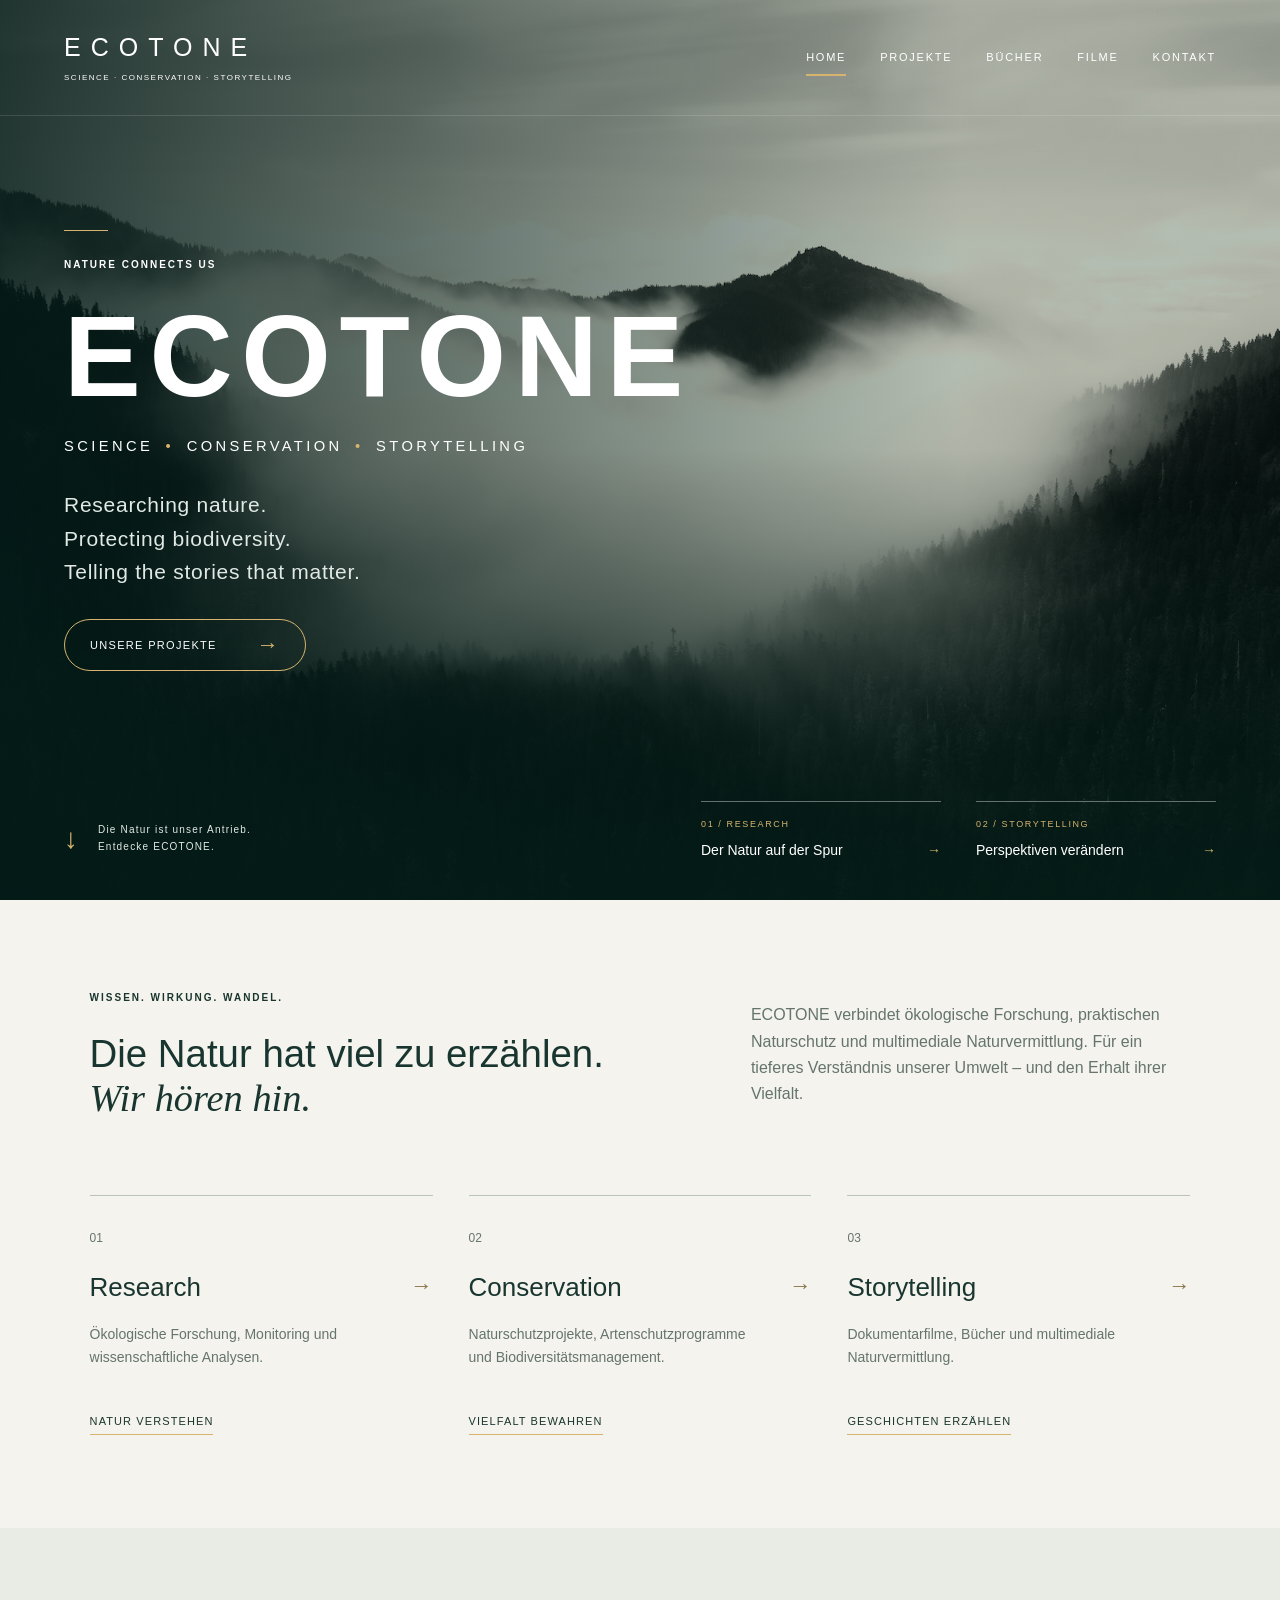
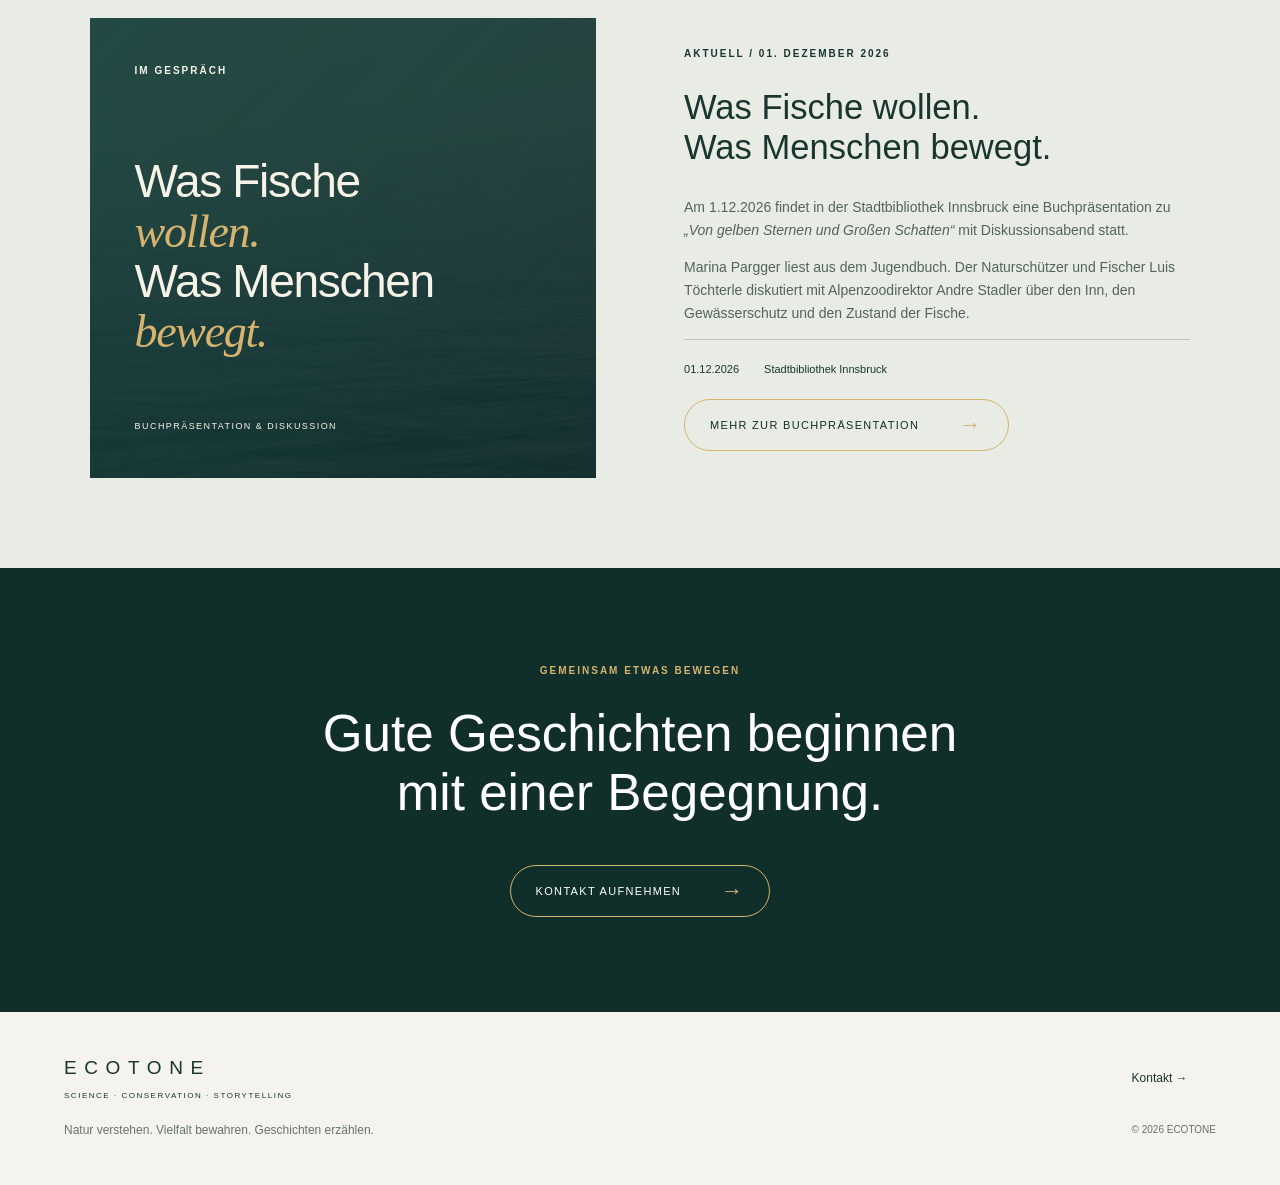
<file: index.html>
<!doctype html>
<html lang="de"><head><meta charset="utf-8"><meta name="viewport" content="width=device-width, initial-scale=1"><meta name="description" content="ECOTONE – Science, Conservation, Storytelling. Ökologische Forschung, Naturschutz und Geschichten über die Natur."><meta name="theme-color" content="#102e2a"><title>Science · Conservation · Storytelling · ECOTONE</title><link rel="icon" href="assets/favicon.svg" type="image/svg+xml"><link rel="stylesheet" href="assets/style.css"><script src="assets/site.js" defer></script></head>
<body class="home"><a class="skip" href="#inhalt">Zum Inhalt</a><header class="header"><a class="brand" href="index.html" aria-label="Ecotone Startseite">ECOTONE<span>SCIENCE · CONSERVATION · STORYTELLING</span></a><button class="menu-toggle" aria-controls="navigation" aria-expanded="false">Menü <span aria-hidden="true">☰</span></button><nav id="navigation" aria-label="Hauptnavigation"><a href="index.html" aria-current="page">Home</a><a href="projekte.html">Projekte</a><a href="buecher.html">Bücher</a><a href="filme.html">Filme</a><a href="kontakt.html">Kontakt</a></nav></header>
<main id="inhalt"><section class="hero" aria-labelledby="hero-title"><div class="hero-image"></div><!-- Eigenes Video: assets/hero.mp4 ablegen und data-hero-video aktivieren. --><video class="hero-video" muted loop playsinline preload="none" poster="assets/images/alpen.jpg" aria-hidden="true" data-src="assets/hero.mp4"></video><div class="hero-copy"><span class="eyebrow line">NATURE CONNECTS US</span><h1 id="hero-title">ECOTONE</h1><p class="tagline">Science <i>•</i> Conservation <i>•</i> Storytelling</p><p class="mission">Researching nature.<br>Protecting biodiversity.<br>Telling the stories that matter.</p><a class="button" href="projekte.html">Unsere Projekte <span aria-hidden="true">→</span></a></div><div class="hero-bottom"><a class="scroll" href="#entdecken">↓ <span>Die Natur ist unser Antrieb.<br>Entdecke ECOTONE.</span></a><div class="hero-topics"><a href="projekte.html"><span>01 / RESEARCH</span>Der Natur auf der Spur <b>→</b></a><a href="filme.html"><span>02 / STORYTELLING</span>Perspektiven verändern <b>→</b></a></div></div></section>
<section class="intro section" id="entdecken"><div><span class="eyebrow">WISSEN. WIRKUNG. WANDEL.</span><h2>Die Natur hat viel zu erzählen.<br><em>Wir hören hin.</em></h2></div><p>ECOTONE verbindet ökologische Forschung, praktischen Naturschutz und multimediale Naturvermittlung. Für ein tieferes Verständnis unserer Umwelt – und den Erhalt ihrer Vielfalt.</p></section>
<section class="pillars section" aria-label="Unsere Arbeitsbereiche"><a href="projekte.html#research"><span class="number">01</span><h2>Research <span>→</span></h2><p>Ökologische Forschung, Monitoring und wissenschaftliche Analysen.</p><span class="text-link">Natur verstehen</span></a><a href="projekte.html#conservation"><span class="number">02</span><h2>Conservation <span>→</span></h2><p>Naturschutzprojekte, Artenschutzprogramme und Biodiversitätsmanagement.</p><span class="text-link">Vielfalt bewahren</span></a><a href="filme.html"><span class="number">03</span><h2>Storytelling <span>→</span></h2><p>Dokumentarfilme, Bücher und multimediale Naturvermittlung.</p><span class="text-link">Geschichten erzählen</span></a></section>
<section class="news section" id="news"><div class="news-art"><span class="eyebrow">IM GESPRÄCH</span><div>Was Fische<br><em>wollen.</em><br>Was Menschen<br><em>bewegt.</em></div><span>BUCHPRÄSENTATION & DISKUSSION</span></div><div class="news-copy"><span class="eyebrow">AKTUELL / 01. DEZEMBER 2026</span><h2>Was Fische wollen.<br>Was Menschen bewegt.</h2><p>Am 1.12.2026 findet in der Stadtbibliothek Innsbruck eine Buchpräsentation zu <cite>„Von gelben Sternen und Großen Schatten“</cite> mit Diskussionsabend statt.</p><p>Marina Pargger liest aus dem Jugendbuch. Der Naturschützer und Fischer Luis Töchterle diskutiert mit Alpenzoodirektor Andre Stadler über den Inn, den Gewässerschutz und den Zustand der Fische.</p><div class="event-meta"><span>01.12.2026</span><span>Stadtbibliothek Innsbruck</span></div><a class="button dark" href="buecher.html#buchpraesentation">Mehr zur Buchpräsentation <span>→</span></a></div></section>
<section class="closing section"><span class="eyebrow">GEMEINSAM ETWAS BEWEGEN</span><h2>Gute Geschichten beginnen<br>mit einer Begegnung.</h2><a class="button" href="kontakt.html">Kontakt aufnehmen <span>→</span></a></section></main><footer><a class="brand" href="index.html">ECOTONE<span>SCIENCE · CONSERVATION · STORYTELLING</span></a><p>Natur verstehen. Vielfalt bewahren. Geschichten erzählen.</p><a href="kontakt.html">Kontakt <span aria-hidden="true">→</span></a><small>© 2026 ECOTONE</small></footer></body></html>
</file>
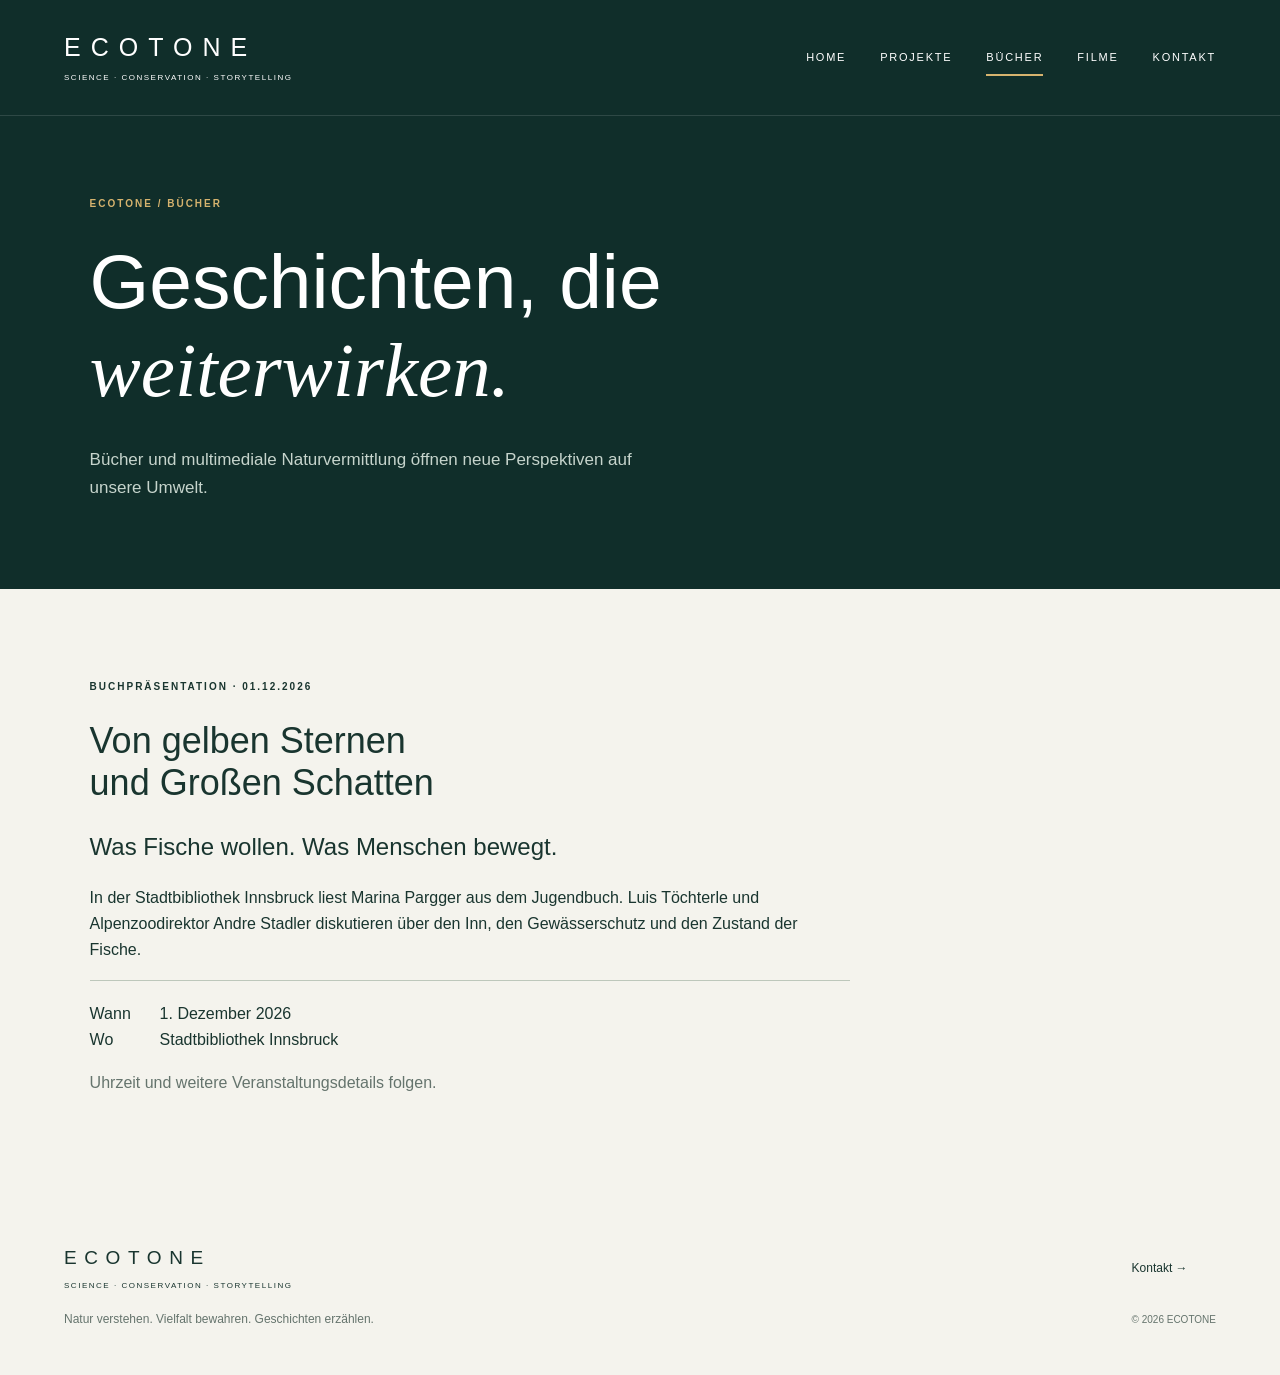
<file: buecher.html>
<!doctype html>
<html lang="de"><head><meta charset="utf-8"><meta name="viewport" content="width=device-width, initial-scale=1"><meta name="description" content="ECOTONE – Science, Conservation, Storytelling. Ökologische Forschung, Naturschutz und Geschichten über die Natur."><meta name="theme-color" content="#102e2a"><title>Bücher · ECOTONE</title><link rel="icon" href="assets/favicon.svg" type="image/svg+xml"><link rel="stylesheet" href="assets/style.css"><script src="assets/site.js" defer></script></head>
<body class="inner"><a class="skip" href="#inhalt">Zum Inhalt</a><header class="header"><a class="brand" href="index.html" aria-label="Ecotone Startseite">ECOTONE<span>SCIENCE · CONSERVATION · STORYTELLING</span></a><button class="menu-toggle" aria-controls="navigation" aria-expanded="false">Menü <span aria-hidden="true">☰</span></button><nav id="navigation" aria-label="Hauptnavigation"><a href="index.html">Home</a><a href="projekte.html">Projekte</a><a href="buecher.html" aria-current="page">Bücher</a><a href="filme.html">Filme</a><a href="kontakt.html">Kontakt</a></nav></header>
<main id="inhalt"><section class="page-heading section"><span class="eyebrow">ECOTONE / BÜCHER</span><h1>Geschichten, die<br><em>weiterwirken.</em></h1><p>Bücher und multimediale Naturvermittlung öffnen neue Perspektiven auf unsere Umwelt.</p></section><section class="page-content section"><article class="book-event" id="buchpraesentation"><span class="eyebrow">BUCHPRÄSENTATION · 01.12.2026</span><h2>Von gelben Sternen<br>und Großen Schatten</h2><h3>Was Fische wollen. Was Menschen bewegt.</h3><p>In der Stadtbibliothek Innsbruck liest Marina Pargger aus dem Jugendbuch. Luis Töchterle und Alpenzoodirektor Andre Stadler diskutieren über den Inn, den Gewässerschutz und den Zustand der Fische.</p><dl><dt>Wann</dt><dd><time datetime="2026-12-01">1. Dezember 2026</time></dd><dt>Wo</dt><dd>Stadtbibliothek Innsbruck</dd></dl><p class="muted">Uhrzeit und weitere Veranstaltungsdetails folgen.</p></article></section></main><footer><a class="brand" href="index.html">ECOTONE<span>SCIENCE · CONSERVATION · STORYTELLING</span></a><p>Natur verstehen. Vielfalt bewahren. Geschichten erzählen.</p><a href="kontakt.html">Kontakt <span aria-hidden="true">→</span></a><small>© 2026 ECOTONE</small></footer></body></html>
</file>
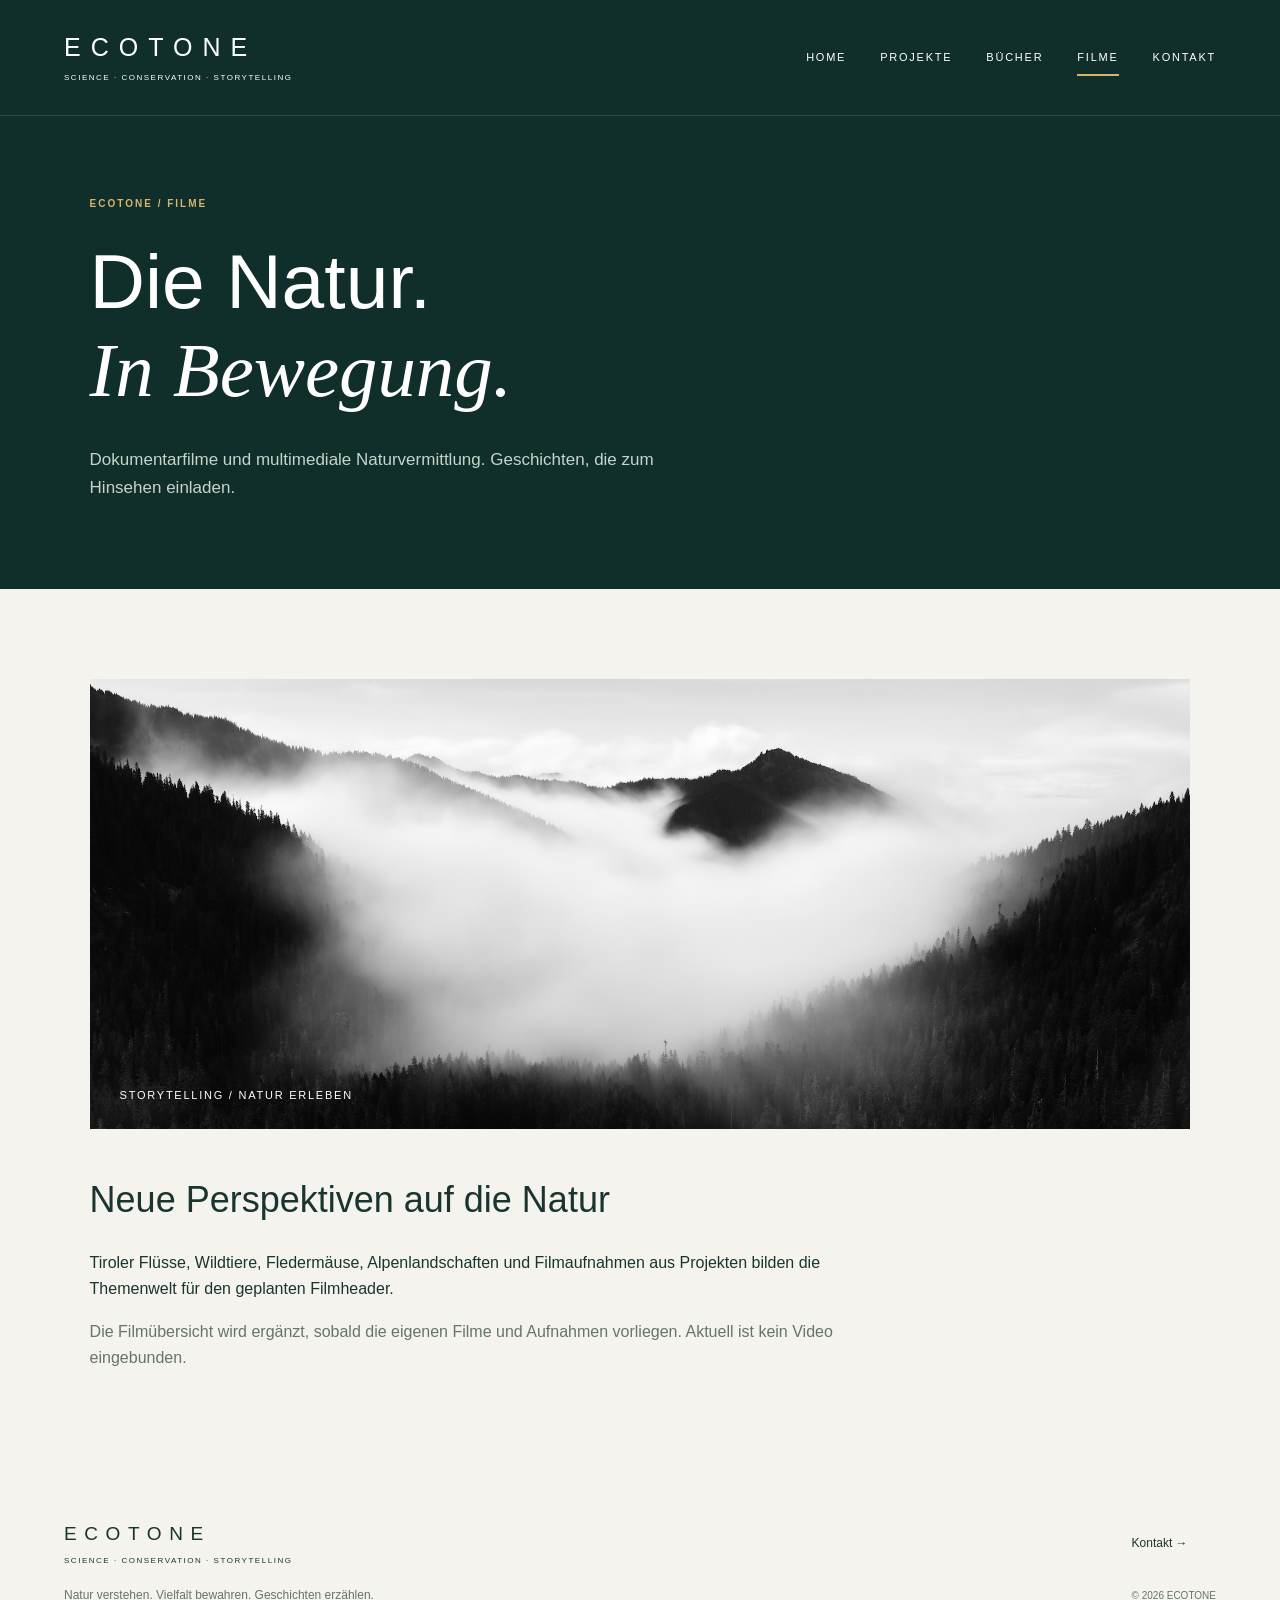
<file: filme.html>
<!doctype html>
<html lang="de"><head><meta charset="utf-8"><meta name="viewport" content="width=device-width, initial-scale=1"><meta name="description" content="ECOTONE – Science, Conservation, Storytelling. Ökologische Forschung, Naturschutz und Geschichten über die Natur."><meta name="theme-color" content="#102e2a"><title>Filme · ECOTONE</title><link rel="icon" href="assets/favicon.svg" type="image/svg+xml"><link rel="stylesheet" href="assets/style.css"><script src="assets/site.js" defer></script></head>
<body class="inner"><a class="skip" href="#inhalt">Zum Inhalt</a><header class="header"><a class="brand" href="index.html" aria-label="Ecotone Startseite">ECOTONE<span>SCIENCE · CONSERVATION · STORYTELLING</span></a><button class="menu-toggle" aria-controls="navigation" aria-expanded="false">Menü <span aria-hidden="true">☰</span></button><nav id="navigation" aria-label="Hauptnavigation"><a href="index.html">Home</a><a href="projekte.html">Projekte</a><a href="buecher.html">Bücher</a><a href="filme.html" aria-current="page">Filme</a><a href="kontakt.html">Kontakt</a></nav></header>
<main id="inhalt"><section class="page-heading section"><span class="eyebrow">ECOTONE / FILME</span><h1>Die Natur.<br><em>In Bewegung.</em></h1><p>Dokumentarfilme und multimediale Naturvermittlung. Geschichten, die zum Hinsehen einladen.</p></section><section class="page-content section"><div class="film-still"><img src="assets/images/alpen.jpg" alt="Berglandschaft mit Wäldern im Nebel"><span>STORYTELLING / NATUR ERLEBEN</span></div><article class="narrow"><h2>Neue Perspektiven auf die Natur</h2><p>Tiroler Flüsse, Wildtiere, Fledermäuse, Alpenlandschaften und Filmaufnahmen aus Projekten bilden die Themenwelt für den geplanten Filmheader.</p><p class="muted">Die Filmübersicht wird ergänzt, sobald die eigenen Filme und Aufnahmen vorliegen. Aktuell ist kein Video eingebunden.</p></article></section></main><footer><a class="brand" href="index.html">ECOTONE<span>SCIENCE · CONSERVATION · STORYTELLING</span></a><p>Natur verstehen. Vielfalt bewahren. Geschichten erzählen.</p><a href="kontakt.html">Kontakt <span aria-hidden="true">→</span></a><small>© 2026 ECOTONE</small></footer></body></html>
</file>
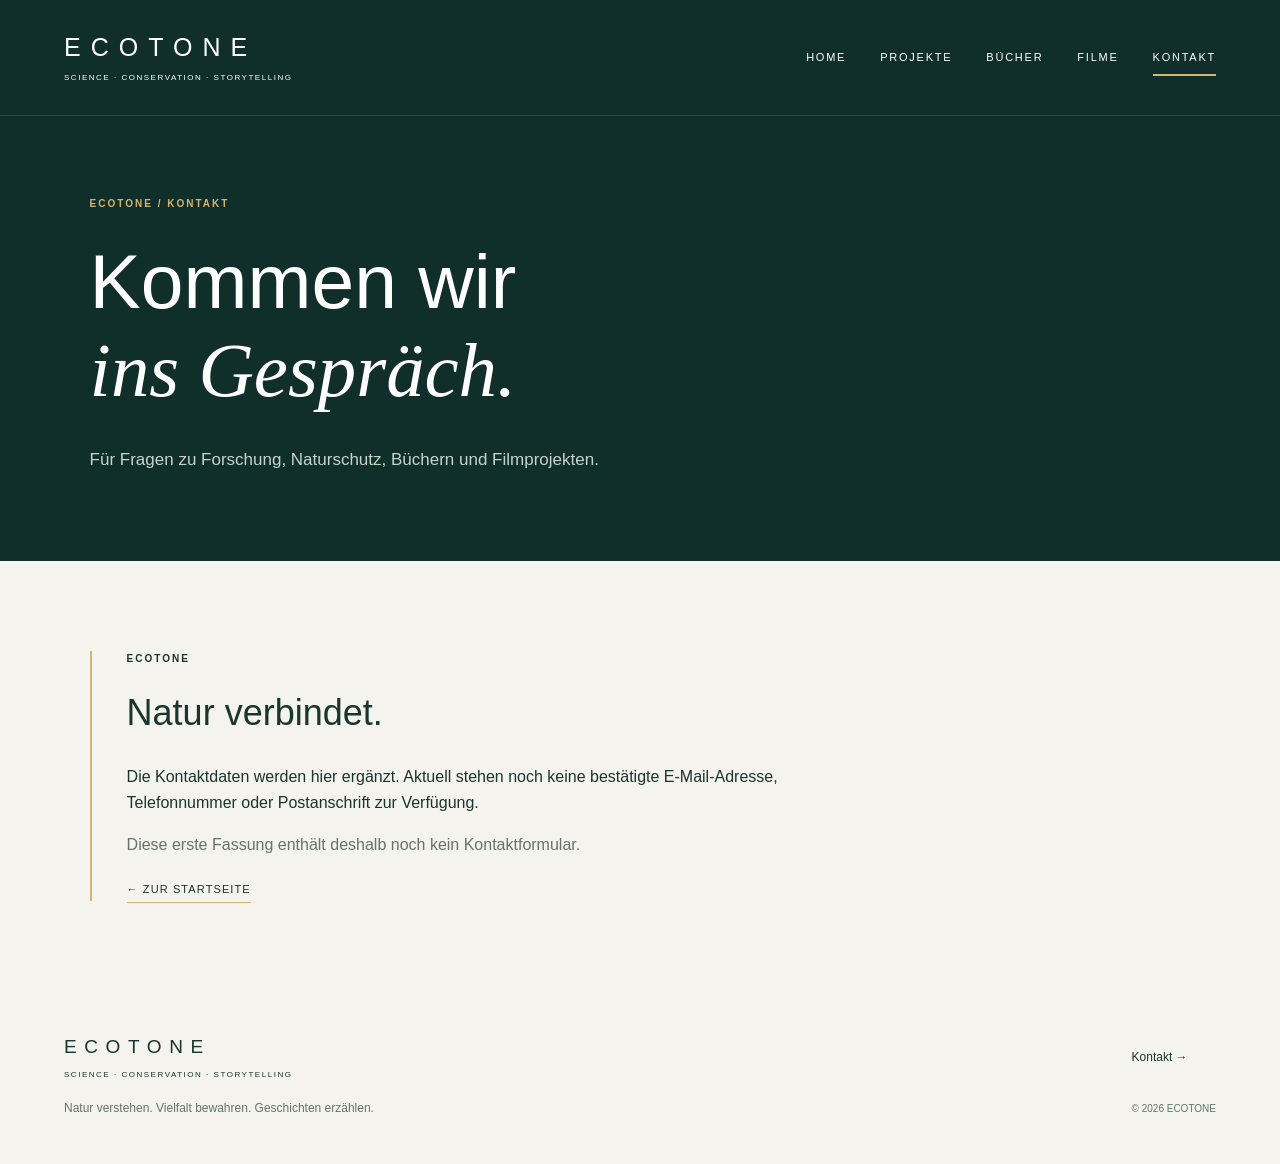
<file: kontakt.html>
<!doctype html>
<html lang="de"><head><meta charset="utf-8"><meta name="viewport" content="width=device-width, initial-scale=1"><meta name="description" content="ECOTONE – Science, Conservation, Storytelling. Ökologische Forschung, Naturschutz und Geschichten über die Natur."><meta name="theme-color" content="#102e2a"><title>Kontakt · ECOTONE</title><link rel="icon" href="assets/favicon.svg" type="image/svg+xml"><link rel="stylesheet" href="assets/style.css"><script src="assets/site.js" defer></script></head>
<body class="inner"><a class="skip" href="#inhalt">Zum Inhalt</a><header class="header"><a class="brand" href="index.html" aria-label="Ecotone Startseite">ECOTONE<span>SCIENCE · CONSERVATION · STORYTELLING</span></a><button class="menu-toggle" aria-controls="navigation" aria-expanded="false">Menü <span aria-hidden="true">☰</span></button><nav id="navigation" aria-label="Hauptnavigation"><a href="index.html">Home</a><a href="projekte.html">Projekte</a><a href="buecher.html">Bücher</a><a href="filme.html">Filme</a><a href="kontakt.html" aria-current="page">Kontakt</a></nav></header>
<main id="inhalt"><section class="page-heading section"><span class="eyebrow">ECOTONE / KONTAKT</span><h1>Kommen wir<br><em>ins Gespräch.</em></h1><p>Für Fragen zu Forschung, Naturschutz, Büchern und Filmprojekten.</p></section><section class="page-content section"><article class="narrow contact-box"><span class="eyebrow">ECOTONE</span><h2>Natur verbindet.</h2><p>Die Kontaktdaten werden hier ergänzt. Aktuell stehen noch keine bestätigte E-Mail-Adresse, Telefonnummer oder Postanschrift zur Verfügung.</p><p class="muted">Diese erste Fassung enthält deshalb noch kein Kontaktformular.</p><a class="text-link" href="index.html">← Zur Startseite</a></article></section></main><footer><a class="brand" href="index.html">ECOTONE<span>SCIENCE · CONSERVATION · STORYTELLING</span></a><p>Natur verstehen. Vielfalt bewahren. Geschichten erzählen.</p><a href="kontakt.html">Kontakt <span aria-hidden="true">→</span></a><small>© 2026 ECOTONE</small></footer></body></html>
</file>
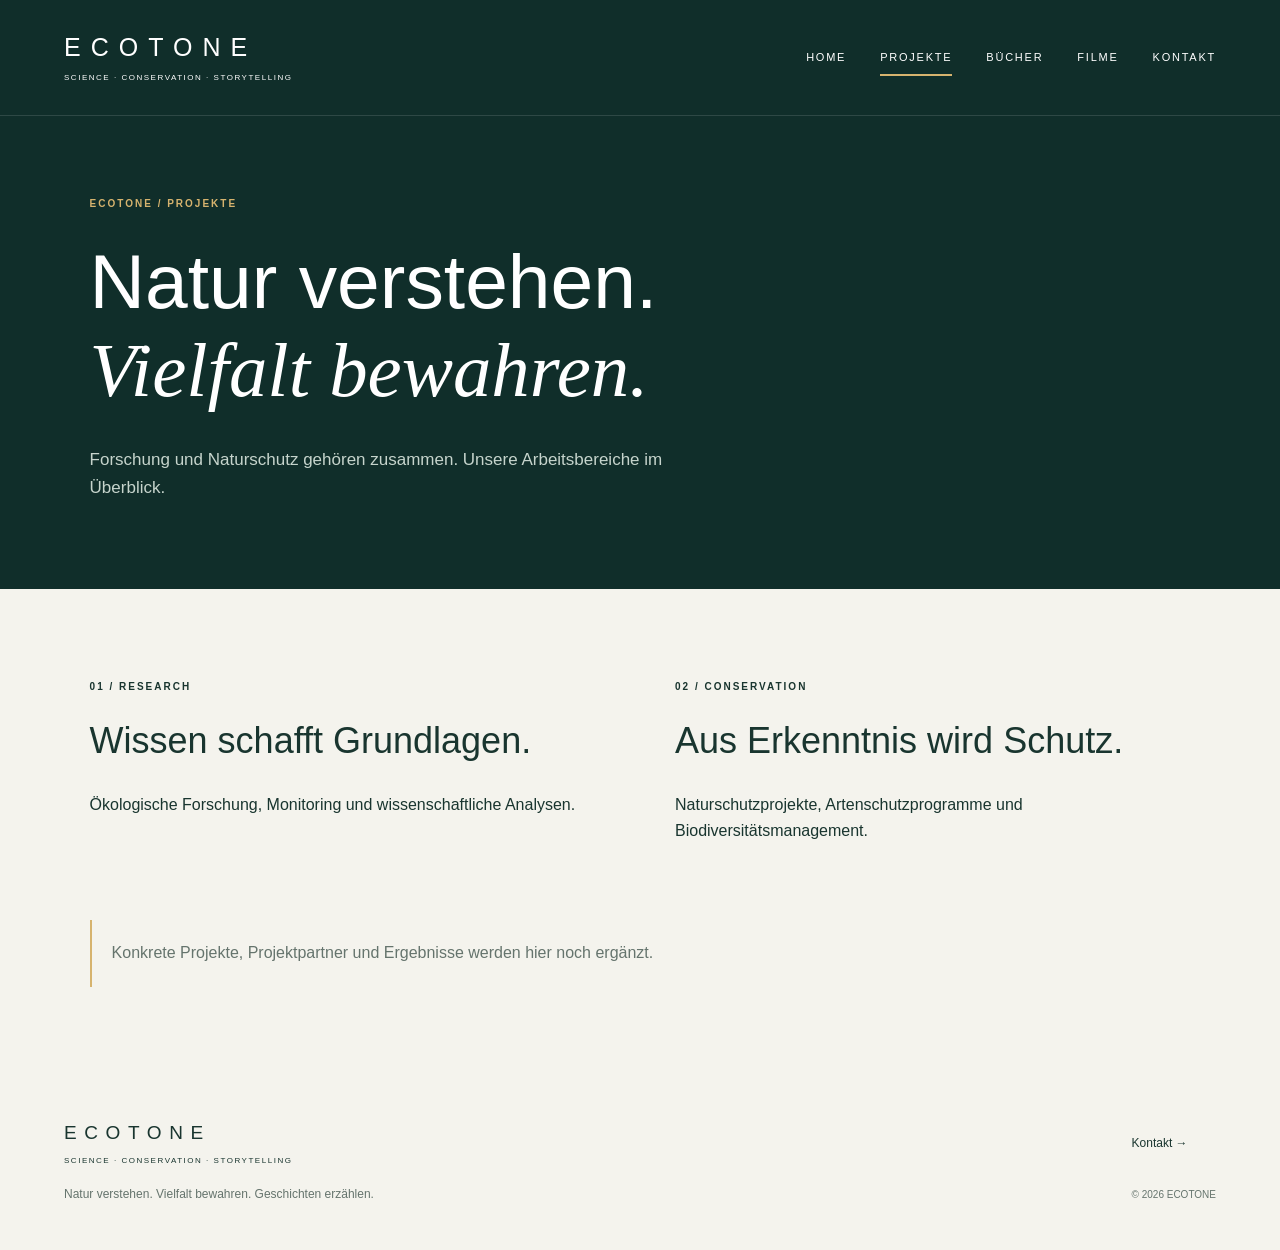
<file: projekte.html>
<!doctype html>
<html lang="de"><head><meta charset="utf-8"><meta name="viewport" content="width=device-width, initial-scale=1"><meta name="description" content="ECOTONE – Science, Conservation, Storytelling. Ökologische Forschung, Naturschutz und Geschichten über die Natur."><meta name="theme-color" content="#102e2a"><title>Projekte · ECOTONE</title><link rel="icon" href="assets/favicon.svg" type="image/svg+xml"><link rel="stylesheet" href="assets/style.css"><script src="assets/site.js" defer></script></head>
<body class="inner"><a class="skip" href="#inhalt">Zum Inhalt</a><header class="header"><a class="brand" href="index.html" aria-label="Ecotone Startseite">ECOTONE<span>SCIENCE · CONSERVATION · STORYTELLING</span></a><button class="menu-toggle" aria-controls="navigation" aria-expanded="false">Menü <span aria-hidden="true">☰</span></button><nav id="navigation" aria-label="Hauptnavigation"><a href="index.html">Home</a><a href="projekte.html" aria-current="page">Projekte</a><a href="buecher.html">Bücher</a><a href="filme.html">Filme</a><a href="kontakt.html">Kontakt</a></nav></header>
<main id="inhalt"><section class="page-heading section"><span class="eyebrow">ECOTONE / PROJEKTE</span><h1>Natur verstehen.<br><em>Vielfalt bewahren.</em></h1><p>Forschung und Naturschutz gehören zusammen. Unsere Arbeitsbereiche im Überblick.</p></section><section class="page-content section"><div class="detail-grid"><article id="research"><span class="eyebrow">01 / RESEARCH</span><h2>Wissen schafft Grundlagen.</h2><p>Ökologische Forschung, Monitoring und wissenschaftliche Analysen.</p></article><article id="conservation"><span class="eyebrow">02 / CONSERVATION</span><h2>Aus Erkenntnis wird Schutz.</h2><p>Naturschutzprojekte, Artenschutzprogramme und Biodiversitätsmanagement.</p></article></div><aside class="notice">Konkrete Projekte, Projektpartner und Ergebnisse werden hier noch ergänzt.</aside></section></main><footer><a class="brand" href="index.html">ECOTONE<span>SCIENCE · CONSERVATION · STORYTELLING</span></a><p>Natur verstehen. Vielfalt bewahren. Geschichten erzählen.</p><a href="kontakt.html">Kontakt <span aria-hidden="true">→</span></a><small>© 2026 ECOTONE</small></footer></body></html>
</file>
<file: assets/style.css>
:root{--green:#102e2a;--ink:#19352f;--cream:#f4f3ed;--gold:#d6b36e;--muted:#65746d}*{box-sizing:border-box}html{scroll-behavior:smooth;scroll-padding-top:100px}body{margin:0;background:var(--cream);color:var(--ink);font-family:Arial,Helvetica,sans-serif;line-height:1.65}a{color:inherit;text-decoration:none}button{font:inherit}a,button{-webkit-tap-highlight-color:transparent}a:focus-visible,button:focus-visible{outline:3px solid var(--gold);outline-offset:6px}h1,h2,h3,p{margin-top:0}h1,h2,h3{line-height:1.15;font-weight:400}em{font-family:Georgia,serif;font-weight:400}img{max-width:100%;display:block}.skip{position:absolute;z-index:10;left:20px;top:-90px;background:var(--cream);padding:12px;color:var(--green)}.skip:focus{top:10px}.header{position:absolute;z-index:5;top:0;left:0;width:100%;display:flex;align-items:center;justify-content:space-between;padding:32px 5%;color:white;border-bottom:1px solid #ffffff20}.brand{font-size:25px;letter-spacing:.4em;line-height:1.2;white-space:nowrap}.brand span{display:block;font-size:8px;letter-spacing:.19em;margin-top:11px}.header nav{display:flex;gap:34px}.header nav a{font-size:11px;letter-spacing:.16em;text-transform:uppercase;padding:14px 0;position:relative}.header nav a:after{content:'';position:absolute;bottom:4px;left:0;width:0;height:2px;background:var(--gold);transition:width .2s}.header nav a:hover:after,.header nav a[aria-current]:after{width:100%}.menu-toggle{display:none}.hero{min-height:850px;height:100svh;max-height:1200px;position:relative;color:#fff;background:#193b35;overflow:hidden}.hero-image,.hero-video{position:absolute;width:100%;height:100%;object-fit:cover;background:url('images/alpen.jpg') center 55%/cover}.hero-image{filter:sepia(.3) saturate(.8)}.hero:after{content:'';position:absolute;inset:0;background:linear-gradient(90deg,rgba(3,27,24,.87),rgba(4,36,30,.3) 75%),linear-gradient(0deg,rgba(3,24,20,.9),transparent 50%)}.hero-video{display:none}.hero-video.active{display:block}.hero-copy{position:relative;z-index:1;padding:230px 5% 170px}.eyebrow{display:block;font-size:10px;letter-spacing:.2em;font-weight:600;margin-bottom:25px}.line:before{content:'';display:block;width:44px;height:1px;background:var(--gold);margin-bottom:26px}.hero h1{font-size:clamp(68px,9vw,144px);font-weight:700;letter-spacing:.075em;line-height:1;margin:0 0 20px}.tagline{font-size:clamp(11px,1.15vw,18px);letter-spacing:.23em;text-transform:uppercase}.tagline i{font-style:normal;color:var(--gold);padding:0 5px}.mission{font-size:21px;line-height:1.6;letter-spacing:.035em;margin:30px 0;color:#e1e9e4}.button{display:inline-flex;align-items:center;gap:40px;border:1px solid var(--gold);border-radius:40px;padding:14px 25px;font-size:11px;letter-spacing:.12em;text-transform:uppercase;transition:background .2s,color .2s}.button span{font-size:22px;color:var(--gold);line-height:1}.button:hover{background:var(--gold);color:var(--green)}.button:hover span{color:var(--green)}.hero-bottom{position:absolute;z-index:1;bottom:38px;left:5%;right:5%;display:flex;justify-content:space-between;align-items:end;gap:30px}.scroll{display:flex;align-items:center;gap:20px;font-size:28px;color:var(--gold)}.scroll span{font-size:10px;letter-spacing:.12em;color:#e3e9e4}.hero-topics{display:flex;gap:35px}.hero-topics a{border-top:1px solid #ffffff60;padding-top:15px;font-size:14px;min-width:240px}.hero-topics span{display:block;font-size:9px;letter-spacing:.18em;color:var(--gold);margin-bottom:7px}.hero-topics b{float:right;font-weight:400;color:var(--gold)}.section{padding:90px 7%}.intro{display:grid;grid-template-columns:1.3fr 1fr;gap:90px;align-items:center;padding-bottom:55px}.intro h2{font-size:clamp(28px,3vw,46px);margin:0}.intro>p{font-size:16px;color:var(--muted);max-width:490px;margin:0}.pillars{padding-top:20px;display:grid;grid-template-columns:repeat(3,1fr);gap:36px}.pillars>a{border-top:1px solid #b9c3b9;padding:28px 0 5px}.number{font-size:12px;color:var(--muted)}.pillars h2{font-size:26px;margin:23px 0 20px}.pillars h2 span{float:right;font-size:22px;color:#8a764a}.pillars p{font-size:14px;color:var(--muted);max-width:290px;min-height:70px}.text-link{font-size:11px;letter-spacing:.1em;text-transform:uppercase;border-bottom:1px solid var(--gold);padding-bottom:7px}.news{display:grid;grid-template-columns:1fr 1fr;background:#e9ece4;gap:8%;align-items:center}.news-art{background:linear-gradient(135deg,#163f38ea,#102a26dd),url('images/wasser.jpg') center/cover;color:#f7f3e8;padding:45px;min-height:460px;display:flex;flex-direction:column;justify-content:space-between}.news-art>div{font-size:clamp(30px,3.6vw,55px);line-height:1.08;letter-spacing:-.03em;margin:25px 0 35px}.news-art em{color:var(--gold)}.news-art>span:last-child{font-size:9px;letter-spacing:.16em}.news-copy h2{font-size:clamp(28px,2.7vw,40px)}.news-copy p{font-size:14px;color:#52645b}.event-meta{border-top:1px solid #bdc7bb;display:flex;gap:25px;padding:20px 0;font-size:11px}.dark{color:var(--green)}.closing{background:var(--green);color:white;text-align:center;padding-top:95px;padding-bottom:95px}.closing h2{font-size:clamp(30px,4vw,56px)}.closing .eyebrow{color:var(--gold)}footer{padding:45px 5%;display:grid;grid-template-columns:1fr auto;gap:20px;align-items:center}footer .brand{font-size:19px}footer p{font-size:12px;color:var(--muted);grid-row:2;margin:0}footer>a:not(.brand){font-size:12px}footer small{font-size:10px;text-align:right;color:var(--muted)}.inner .header{position:relative;background:var(--green)}.page-heading{background:var(--green);color:white;padding-top:80px;padding-bottom:70px}.page-heading .eyebrow{color:var(--gold)}.page-heading h1{font-size:clamp(45px,6vw,80px);margin-bottom:30px}.page-heading p{max-width:580px;color:#c6d4cc;font-size:17px}.page-content{min-height:40vh}.detail-grid{display:grid;grid-template-columns:1fr 1fr;gap:70px}.detail-grid h2,.narrow h2,.book-event h2{font-size:36px}.notice{margin-top:60px;padding:20px;border-left:2px solid var(--gold);color:var(--muted)}.narrow,.book-event{max-width:760px}.muted{color:var(--muted)}.book-event h3{font-size:24px}.book-event dl{display:grid;grid-template-columns:70px 1fr;border-top:1px solid #bdc7bb;padding-top:20px}.book-event dd{margin-left:0}.film-still{position:relative;margin-bottom:50px}.film-still img{width:100%;max-height:450px;object-fit:cover}.film-still span{position:absolute;bottom:25px;left:30px;color:white;font-size:11px;letter-spacing:.16em}.contact-box{border-left:2px solid var(--gold);padding-left:35px}
@media(min-width:1600px){.hero-copy{padding-top:26vh}}@media(max-width:900px){.header{padding:25px 5%}.header nav{gap:20px}.brand{font-size:21px}.brand span{font-size:6px}.hero{min-height:800px}.hero-copy{padding-top:220px}.hero-topics a{min-width:190px}.intro{gap:35px}.section{padding:65px 6%}.pillars{gap:24px;padding-top:10px}.pillars h2{font-size:21px}.news{gap:5%}.news-art{padding:28px}.event-meta{flex-direction:column;gap:5px}.hero-topics{gap:20px}}@media(max-width:640px){.header{padding:23px 6%}.brand{font-size:21px}.menu-toggle{display:flex;align-items:center;gap:12px;color:white;border:1px solid #ffffff50;background:transparent;padding:7px 12px;font-size:11px}.header nav{display:none;position:absolute;top:86px;left:0;width:100%;background:var(--green);padding:20px 6% 30px;flex-direction:column;gap:8px;box-shadow:0 12px 20px #0003}.header nav.open{display:flex}.header nav a{align-self:start;font-size:13px}.hero{height:auto;min-height:810px}.hero-copy{padding:180px 6% 230px}.hero h1{font-size:clamp(49px,13vw,80px);letter-spacing:.055em}.tagline{font-size:9px;letter-spacing:.09em}.tagline i{padding:0 2px}.mission{font-size:18px;margin-top:28px}.hero-bottom{left:6%;right:6%;bottom:28px;display:block}.scroll{display:none}.hero-topics{gap:20px}.hero-topics a{min-width:0;flex:1;font-size:12px}.hero-topics span{font-size:8px}.hero-topics b{display:none}.intro,.pillars,.news,.detail-grid{grid-template-columns:1fr;gap:30px}.intro{padding-bottom:35px}.intro h2{font-size:30px}.intro>p{font-size:15px}.pillars{padding-top:0}.pillars h2{font-size:27px;margin:15px 0}.pillars p{min-height:0;max-width:none}.pillars>a{padding-top:20px;padding-bottom:10px}.news-art{min-height:390px;padding:30px}.news-art>div{font-size:44px}.news-copy{padding-top:15px}.event-meta{flex-direction:row;gap:20px}.button{gap:22px;font-size:10px;padding:13px 20px}footer{grid-template-columns:1fr;gap:22px}footer p{grid-row:auto}footer small{text-align:left}.page-heading{padding-top:55px}.page-heading h1{font-size:44px}.detail-grid h2,.book-event h2{font-size:30px}.contact-box{padding-left:20px}.film-still span{font-size:8px;left:15px}.section{padding-top:55px;padding-bottom:55px}.pillars{padding-top:0}}
@media(prefers-reduced-motion:reduce){html{scroll-behavior:auto}*{transition:none!important}.hero-video{display:none!important}}
</file>
